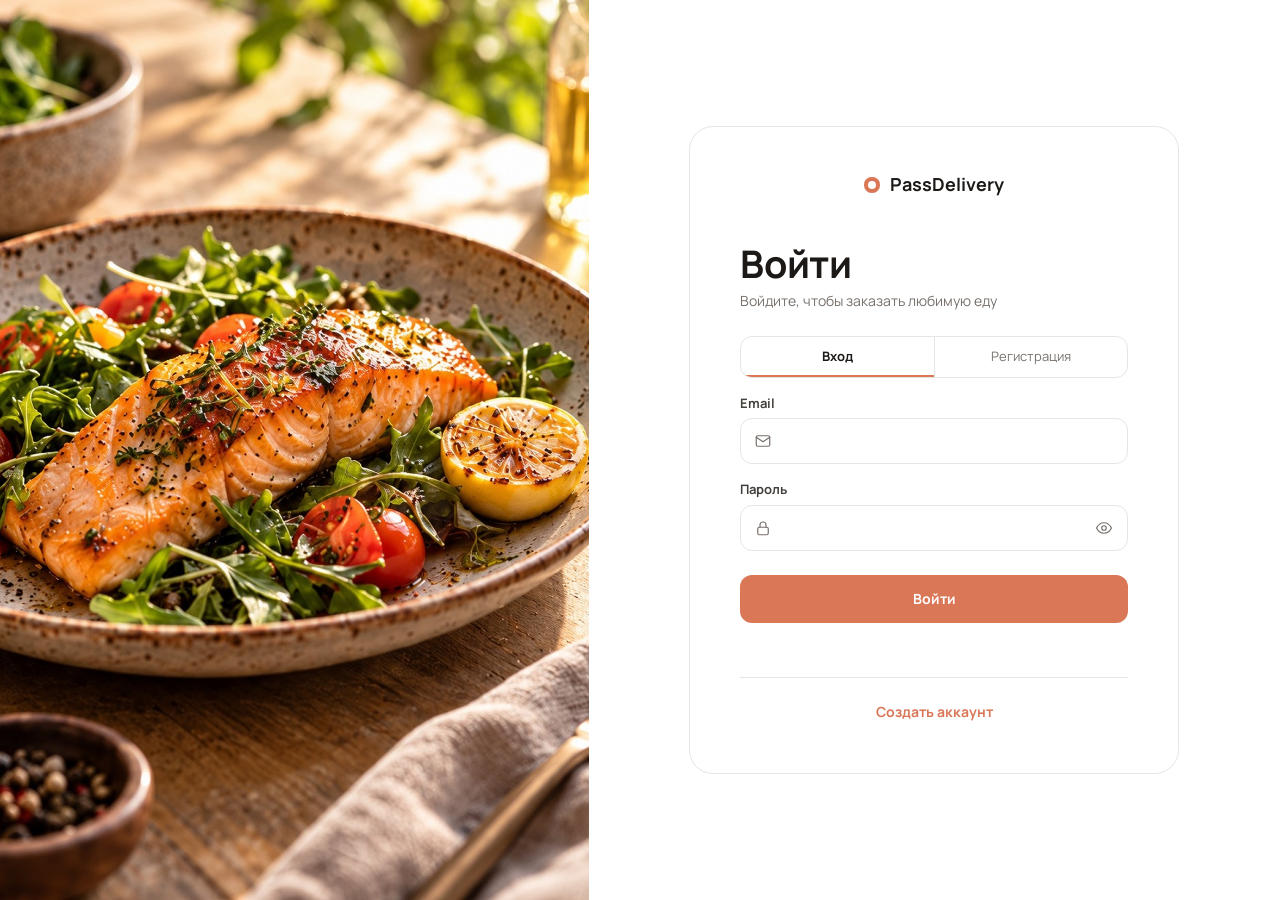
<file: index.html>
<!DOCTYPE html>
<html lang="ru">
<head>
<meta charset="utf-8">
<meta name="viewport" content="width=device-width, initial-scale=1">
<title>PassDelivery</title>
<link rel="icon" href="img/favicon.svg" type="image/svg+xml">
<link rel="icon" href="img/favicon-32.png" sizes="32x32" type="image/png">
<link rel="apple-touch-icon" href="img/apple-touch-icon.png">
<meta name="theme-color" content="#d97757">
<link rel="preconnect" href="https://fonts.googleapis.com">
<link rel="preconnect" href="https://fonts.gstatic.com" crossorigin>
<link href="https://fonts.googleapis.com/css2?family=Manrope:wght@400;700&display=swap" rel="stylesheet">
<link rel="stylesheet" href="css/styles.css">
</head>
<body>

<!-- ============ ЭКРАН ВХОДА (макет Login screen, node 36:550) ============ -->
<div id="auth" class="login">
  <div class="login__hero" aria-hidden="true"></div>
  <div class="login__side">
    <div class="card">
      <div class="logo"><span class="logo__mark"></span>PassDelivery</div>
      <h1 id="auth-title">Войти</h1>
      <p class="sub" id="auth-sub">Войдите, чтобы заказать любимую еду</p>

      <div class="tabs" role="tablist">
        <button type="button" role="tab" id="tab-login" aria-selected="true">Вход</button>
        <button type="button" role="tab" id="tab-reg" aria-selected="false">Регистрация</button>
      </div>

      <div id="reg-only" hidden>
        <label for="f-name">Имя</label><input id="f-name" autocomplete="name">
        <label for="f-phone">Телефон</label><input id="f-phone" type="tel" autocomplete="tel">
        <label for="f-role">Роль</label>
        <select id="f-role">
          <option value="customer">Клиент</option>
          <option value="restaurant_owner">Владелец ресторана</option>
          <option value="courier">Курьер</option>
        </select>
      </div>

      <label for="f-email">Email</label>
      <div class="field">
        <svg class="field__icon" width="18" height="18" viewBox="0 0 24 24" fill="none" stroke="currentColor" stroke-width="1.6" stroke-linecap="round" stroke-linejoin="round" aria-hidden="true"><rect x="3" y="5" width="18" height="14" rx="2"/><path d="m3 7 9 6 9-6"/></svg>
        <input id="f-email" type="email" autocomplete="email">
      </div>

      <label for="f-pass">Пароль</label>
      <div class="field">
        <svg class="field__icon" width="18" height="18" viewBox="0 0 24 24" fill="none" stroke="currentColor" stroke-width="1.6" stroke-linecap="round" stroke-linejoin="round" aria-hidden="true"><rect x="5" y="11" width="14" height="10" rx="2"/><path d="M8 11V8a4 4 0 0 1 8 0v3"/></svg>
        <input id="f-pass" type="password" minlength="8" autocomplete="current-password">
        <button type="button" class="eye" id="toggle-pass" aria-label="Показать пароль">
          <svg width="18" height="18" viewBox="0 0 24 24" fill="none" stroke="currentColor" stroke-width="1.6" stroke-linecap="round" stroke-linejoin="round" aria-hidden="true"><path d="M2 12s3.6-7 10-7 10 7 10 7-3.6 7-10 7S2 12 2 12Z"/><circle cx="12" cy="12" r="3"/></svg>
        </button>
      </div>

      <button type="button" class="primary block" id="auth-submit">Войти</button>
      <div class="msg" id="auth-msg" role="status"></div>

      <hr class="divider">
      <button type="button" class="link" id="switch-mode">Создать аккаунт</button>

    </div>
  </div>
</div>

<!-- ============ ПРИЛОЖЕНИЕ: профиль (макет 07-profile, node 37:1716) ============ -->
<main id="shell" hidden>
  <header class="topbar">
    <div class="topbar__in">
      <a class="logo logo--left" href="#/restaurants"><span class="logo__mark"></span><span class="logo__text">PassDelivery</span></a>
      <button type="button" class="addr-chip" id="addr-chip" title="Мои адреса">
        <svg width="18" height="18" viewBox="0 0 24 24" fill="none" stroke="currentColor" stroke-width="1.8" stroke-linecap="round" stroke-linejoin="round" aria-hidden="true"><path d="M12 21s-7-6.2-7-12a7 7 0 0 1 14 0c0 5.8-7 12-7 12Z"/><circle cx="12" cy="9" r="2.5"/></svg>
        <span id="addr-chip-text">Добавьте адрес</span>
        <svg class="addr-chip__chev" width="12" height="12" viewBox="0 0 24 24" fill="none" stroke="currentColor" stroke-width="2.4" stroke-linecap="round" stroke-linejoin="round" aria-hidden="true"><path d="m6 9 6 6 6-6"/></svg>
      </button>
      <label class="search" for="search">
        <svg width="16" height="16" viewBox="0 0 24 24" fill="none" stroke="currentColor" stroke-width="2" stroke-linecap="round" aria-hidden="true"><circle cx="11" cy="11" r="7"/><path d="m20 20-3.5-3.5"/></svg>
        <input id="search" type="search" placeholder="Найти рестораны" autocomplete="off">
      </label>
      <div class="topbar__right">
        <a class="topbar__link" href="#/profile/orders">
          <svg width="18" height="20" viewBox="0 0 24 24" fill="none" stroke="currentColor" stroke-width="1.8" stroke-linecap="round" stroke-linejoin="round" aria-hidden="true"><path d="M6 7h12l-1 13H7L6 7Z"/><path d="M9 7a3 3 0 0 1 6 0"/></svg>
          <span>Заказы</span>
        </a>
<button type="button" class="bell" id="nb-shell" aria-label="Уведомления" aria-haspopup="dialog">
          <svg width="22" height="22" viewBox="0 0 24 24" fill="none" stroke="currentColor" stroke-width="1.8" stroke-linecap="round" stroke-linejoin="round" aria-hidden="true"><path d="M6 8a6 6 0 0 1 12 0c0 7 3 9 3 9H3s3-2 3-9"/><path d="M10.3 21a1.94 1.94 0 0 0 3.4 0"/></svg>
          <span class="bell__count" hidden></span>
        </button>
        <a class="avatar avatar--sm" id="top-avatar" href="#/profile/personal" title="Профиль"></a>
        <a class="cart-btn" id="cart-btn" href="#/cart" title="Корзина" hidden>
          <svg width="26" height="26" viewBox="0 0 24 24" fill="none" stroke="currentColor" stroke-width="1.7" stroke-linecap="round" stroke-linejoin="round" aria-hidden="true"><path d="M3 4h2l2.2 10.5a1.5 1.5 0 0 0 1.5 1.2h8.6a1.5 1.5 0 0 0 1.5-1.1L21 8H6"/><circle cx="9.5" cy="19.5" r="1.3"/><circle cx="17" cy="19.5" r="1.3"/></svg>
          <span class="cart-btn__count" id="cart-count" hidden>0</span>
          <span class="visually-hidden">Корзина</span>
        </a>
      </div>
    </div>
  </header>

  <!-- каталог (макет 02-restaurants, node 37:1258) -->
  <div class="page" data-page="catalog" hidden>
    <h1 class="page__title">Рестораны рядом</h1>
    <div class="msg" id="catalog-msg" role="status"></div>
    <div class="rest-grid" id="rest-grid"></div>
    <p class="empty-state" id="catalog-empty" hidden></p>
  </div>

  <!-- меню ресторана (макет 03-restaurant-menu, node 37:1340) -->
  <div class="page page--wide" data-page="restaurant" hidden>
    <a class="back" href="#/restaurants">← Все рестораны</a>
    <section class="hero" id="r-hero">
      <span class="hero__closed" id="r-closed" hidden>Сейчас закрыт</span>
      <h1 id="r-name"></h1>
      <p class="hero__meta" id="r-meta"></p>
      <p class="hero__desc" id="r-desc"></p>
    </section>
    <p class="r-note" id="r-note" hidden>Вы вошли как <span id="r-note-role"></span> — заказывать могут только покупатели. Чтобы оформить заказ, войдите под аккаунтом покупателя.</p>
    <div class="msg" id="r-msg" role="status"></div>
    <div class="menu-bar">
      <nav class="chips" id="r-cats" aria-label="Категории меню"></nav>
      <a class="cart-pill" id="r-cartpill" href="#/cart" hidden></a>
    </div>
    <div id="r-menu"></div>
    <p class="empty-state" id="r-empty" hidden></p>
    <section class="rv-sec" id="r-reviews" hidden aria-labelledby="r-rv-title">
      <h2 id="r-rv-title">Отзывы <span class="rv-sum" id="r-rv-sum"></span></h2>
      <div class="rv-list" id="r-rv-list"></div>
    </section>
  </div>

  <!-- корзина (макет 04-cart, node 37:1449) -->
  <div class="page" data-page="cart" hidden>
    <h1 class="page__title">Корзина</h1>
    <a class="cart-rest" id="cart-rest" hidden></a>
    <div class="msg" id="cart-msg" role="status"></div>
    <div class="cart-layout" id="cart-layout" hidden>
      <section class="panel cart-list" id="cart-list" aria-label="Состав корзины"></section>
      <aside class="panel cart-sum">
        <h2>Ваш заказ</h2>
        <div class="cart-sum__row"><span>Товары</span><span id="cart-goods"></span></div>
        <div class="cart-sum__row"><span>Доставка</span><span>0 ₽</span></div>
        <div class="cart-sum__total"><span>Итого</span><span id="cart-total"></span></div>
        <p class="cart-sum__warn" id="cart-warn" hidden></p>
        <a class="primary block btn-link" id="cart-checkout" href="#/checkout">Перейти к оформлению</a>
        <button type="button" class="link cart-clear" id="cart-clear">Очистить корзину</button>
      </aside>
    </div>
    <div class="panel cart-empty" id="cart-empty" hidden>
      <p>В корзине пока пусто</p>
      <a class="btn-outline btn-outline--sm" href="#/restaurants">Выбрать ресторан</a>
    </div>
  </div>

  <!-- оформление заказа (макет 05-checkout, node 37:1534) -->
  <div class="page" data-page="checkout" hidden>
    <a class="back" href="#/cart">← Корзина</a>
    <h1 class="page__title">Оформление заказа</h1>
    <div class="msg" id="co-msg" role="status"></div>
    <form class="cart-layout" id="co-form" novalidate hidden>
      <section class="panel co-main">
        <h2>Адрес доставки</h2>
        <div class="co-addrs" id="co-addrs" role="radiogroup" aria-label="Адрес доставки"></div>
        <a class="co-add" href="#/profile/addresses">+ Добавить адрес</a>
        <h2>Комментарий курьеру</h2>
        <textarea id="co-comment" rows="3" maxlength="200" placeholder="Например, позвонить за 5 минут"></textarea>
        <div class="co-when"><strong>Как можно скорее</strong><span>Время доставки подскажет ресторан</span></div>
      </section>
      <aside class="panel cart-sum">
        <h2 id="co-rest"></h2>
        <div class="co-items" id="co-items"></div>
        <div class="cart-sum__row"><span>Товары</span><span id="co-goods"></span></div>
        <div class="cart-sum__row"><span>Доставка</span><span>0 ₽</span></div>
        <div class="cart-sum__total"><span>Итого</span><span id="co-total"></span></div>
        <button type="submit" class="primary block" id="co-submit">Оформить заказ</button>
      </aside>
    </form>
  </div>

  <!-- заказ и его статус (макет 06-tracking, node 37:1615) -->
  <div class="page" data-page="order" hidden>
    <a class="back" href="#/profile/orders">← История заказов</a>
    <h1 class="page__title" id="ord-title">Заказ</h1>
    <div class="msg" id="ord-msg" role="status"></div>
    <div id="ord-body" hidden>
      <section class="panel ord-status">
        <div class="ord-status__head">
          <span class="ord-status__icon" id="ord-icon" aria-hidden="true"></span>
          <div>
            <div class="ord-status__title" id="ord-state"></div>
            <div class="ord-status__sub" id="ord-sub"></div>
          </div>
        </div>
        <ol class="steps" id="ord-steps"></ol>
      </section>
      <section class="panel rv-box" id="ord-review" hidden aria-label="Отзыв о заказе">
        <form id="rv-form" novalidate>
          <h2>Оцените заказ</h2>
          <p class="ohead__sub">Отзыв увидят другие покупатели на странице ресторана</p>
          <p class="rv-label">Еда и ресторан</p>
          <div class="rv-stars-input" id="rv-stars" role="radiogroup" aria-label="Оценка ресторана"></div>
          <p class="rv-label">Курьер <span>— по желанию</span></p>
          <div class="rv-stars-input" id="rv-cstars" role="radiogroup" aria-label="Оценка курьера"></div>
          <textarea id="rv-body" rows="3" maxlength="1000" placeholder="Что понравилось, а что можно улучшить?"></textarea>
          <div class="msg" id="rv-msg" role="status"></div>
          <button type="submit" class="primary" id="rv-submit">Отправить отзыв</button>
        </form>
        <div id="rv-done" hidden></div>
      </section>
      <div class="cart-layout">
        <section class="panel ord-items">
          <h2>Состав заказа</h2>
          <div id="ord-items"></div>
          <h2>История статусов</h2>
          <ol class="ord-history" id="ord-history"></ol>
        </section>
        <aside class="panel cart-sum">
          <h2>Детали заказа</h2>
          <dl class="ord-facts" id="ord-facts"></dl>
          <button type="button" class="link cart-clear danger-link" id="ord-cancel" hidden>Отменить заказ</button>
        </aside>
      </div>
    </div>
  </div>

  <div class="page" data-page="profile">
    <h1 class="page__title">Профиль</h1>
    <div class="profile">
      <aside class="panel side">
        <div class="side__user">
          <span class="avatar" id="side-avatar" aria-hidden="true"></span>
          <div class="side__who">
            <div class="side__name" id="side-name"></div>
            <div class="side__role" id="side-role"></div>
          </div>
        </div>
        <nav class="side__nav" id="p-nav" aria-label="Разделы профиля">
          <a href="#/profile/personal" data-tab="personal">Личные данные</a>
          <a href="#/profile/addresses" data-tab="addresses">Адреса</a>
          <a href="#/profile/orders" data-tab="orders">История заказов</a>
          <a href="#/owner/overview" id="nav-owner" hidden>Кабинет ресторана</a>
          <button type="button" id="logout">Выйти</button>
        </nav>
      </aside>

      <section class="panel main">
        <div data-view="personal" hidden>
          <h2>Личные данные</h2>
          <div class="avatar-edit">
            <span class="avatar avatar--xl" id="p-avatar" aria-hidden="true"></span>
            <div class="photo-field__side">
              <label class="btn-outline btn-outline--sm photo-field__btn" for="p-avatar-file">Изменить фото</label>
              <input type="file" id="p-avatar-file" accept="image/*" hidden>
              <small class="photo-field__hint" id="p-avatar-hint">Фото профиля видно в шапке и в кабинете</small>
            </div>
          </div>
          <form id="personal-form" class="form-narrow" novalidate>
            <label for="p-name">Имя</label><input id="p-name" autocomplete="name">
            <label for="p-email">Email</label><input id="p-email" type="email" autocomplete="email">
            <label for="p-phone">Телефон</label><input id="p-phone" type="tel" autocomplete="tel" placeholder="+79991234567">
            <div class="actions"><button type="submit" class="primary" id="profile-save">Сохранить</button></div>
            <div class="msg" id="profile-msg" role="status"></div>
          </form>
        </div>

        <div data-view="addresses">
          <h2>Мои адреса</h2>
          <div class="addr-list" id="addr-list"><p class="empty">Загрузка…</p></div>
          <div class="msg" id="addr-msg" role="status"></div>
          <button type="button" class="btn-outline" id="addr-new">+ Добавить адрес</button>
        </div>

        <div data-view="orders" hidden>
          <h2>История заказов</h2>
          <div class="msg" id="hist-msg" role="status"></div>
          <div class="hist-list" id="hist-list"></div>
          <p class="empty-state" id="hist-empty" hidden>Заказов пока нет. <a href="#/restaurants">Выбрать ресторан</a></p>
        </div>
      </section>
    </div>
  </div>
</main>

<!-- ============ КАБИНЕТ ВЛАДЕЛЬЦА (макет 09-restaurant-owner, node 37:1859) ============ -->
<main id="owner" class="owner" hidden>
  <aside class="oside">
    <a class="logo logo--left" href="#/owner/overview"><span class="logo__mark"></span><span class="logo__text">PassDelivery</span></a>
    <div class="oside__panel">
    <div class="side__user oside__rest">
      <span class="avatar avatar--rest" id="o-avatar" aria-hidden="true"></span>
      <div class="side__who">
        <div class="side__name" id="o-name"></div>
        <div class="side__role"><span class="dot" id="o-dot"></span><span id="o-status"></span></div>
      </div>
      <button type="button" class="bell" id="nb-owner" aria-label="Уведомления" aria-haspopup="dialog">
          <svg width="22" height="22" viewBox="0 0 24 24" fill="none" stroke="currentColor" stroke-width="1.8" stroke-linecap="round" stroke-linejoin="round" aria-hidden="true"><path d="M6 8a6 6 0 0 1 12 0c0 7 3 9 3 9H3s3-2 3-9"/><path d="M10.3 21a1.94 1.94 0 0 0 3.4 0"/></svg>
          <span class="bell__count" hidden></span>
        </button>
    </div>
    <select id="o-switch" class="oside__switch" aria-label="Выбрать ресторан" hidden></select>

    <nav class="side__nav" id="o-nav" aria-label="Разделы кабинета">
      <a href="#/owner/overview" data-tab="overview">Обзор</a>
      <a href="#/owner/menu" data-tab="menu">Меню</a>
      <a href="#/owner/orders" data-tab="orders">Заказы <span class="nav-count" id="oo-count" hidden></span></a>
      <a href="#/owner/reviews" data-tab="reviews">Отзывы</a>
      <a href="#/owner/settings" data-tab="settings">Настройки</a>
    </nav>

    <div class="side__nav oside__foot">
      <button type="button" id="o-new">+ Новый ресторан</button>
      <a href="#/profile/personal">Мой профиль</a>
      <button type="button" id="o-logout">Выйти</button>
    </div>
    </div>
  </aside>

  <div class="omain">
    <div class="msg" id="owner-msg" role="status"></div>

    <section data-oview="overview" hidden>
      <div class="ohead">
        <div><h1 id="ov-title"></h1><p class="ohead__sub">Обзор ресторана</p></div>
        <a class="btn-outline btn-outline--sm" href="#/owner/settings">Редактировать</a>
      </div>
      <div class="panel ocard ostatus">
        <div>
          <div class="ostatus__title" id="ov-open-text"></div>
          <div class="ostatus__sub">Когда ресторан закрыт, покупатели не видят его в каталоге</div>
        </div>
        <button type="button" class="switch" id="ov-open" role="switch" aria-checked="false" aria-label="Ресторан открыт"><span></span></button>
      </div>
      <div class="msg" id="ov-msg" role="status"></div>
      <div class="panel ocard">
        <dl class="ofacts">
          <div><dt>Описание</dt><dd id="ov-desc"></dd></div>
          <div><dt>Адрес</dt><dd id="ov-address"></dd></div>
          <div><dt>Телефон</dt><dd id="ov-phone"></dd></div>
          <div><dt>Создан</dt><dd id="ov-created"></dd></div>
        </dl>
      </div>
    </section>

    <section data-oview="menu" hidden>
      <div class="ohead">
        <div><h1>Меню</h1><p class="ohead__sub">Управление блюдами ресторана</p></div>
        <div class="ohead__actions">
          <button type="button" class="btn-outline btn-outline--sm" id="cat-new">+ Категория</button>
          <button type="button" class="primary" id="dish-new">+ Добавить блюдо</button>
        </div>
      </div>
      <div class="chips" id="cat-chips" role="tablist" aria-label="Категории"></div>
      <div class="msg" id="cat-msg" role="status"></div>
      <div class="panel dishes">
        <div class="dishes__head" aria-hidden="true">
          <span>Блюдо</span><span>Категория</span><span>Цена</span><span>Статус</span><span>Действия</span>
        </div>
        <div id="dish-list"></div>
        <p class="empty-state" id="dish-empty"></p>
      </div>
    </section>

    <section data-oview="orders" hidden>
      <div class="ohead">
        <div><h1>Заказы</h1><p class="ohead__sub">Список обновляется сам каждые 20 секунд</p></div>
        <button type="button" class="btn-outline btn-outline--sm" id="oo-refresh">Обновить</button>
      </div>
      <div class="chips" id="oo-tabs" role="tablist" aria-label="Фильтр заказов"></div>
      <div class="msg" id="oo-msg" role="status"></div>
      <div class="oo-list" id="oo-list"></div>
      <div class="panel ocard" id="oo-empty" hidden><p class="empty-state" id="oo-empty-text"></p></div>
    </section>

    <section data-oview="reviews" hidden>
      <div class="ohead"><div><h1>Отзывы</h1><p class="ohead__sub" id="orv-sum">Что говорят покупатели</p></div></div>
      <div class="msg" id="orv-msg" role="status"></div>
      <div class="rv-list" id="orv-list"></div>
      <div class="panel ocard" id="orv-empty" hidden><p class="empty-state">Отзывов пока нет — они появятся после первых доставленных заказов.</p></div>
    </section>

    <section data-oview="settings" hidden>
      <div class="ohead"><div><h1 id="rs-title">Настройки</h1><p class="ohead__sub" id="rs-sub"></p></div></div>
      <div class="panel ocard">
        <form id="rs-form" class="form-narrow" novalidate>
          <label for="rs-name">Название *</label><input id="rs-name" placeholder="Casa Pasta">
          <label for="rs-desc">Описание</label><textarea id="rs-desc" rows="3" maxlength="100" placeholder="Итальянская кухня, свежая паста каждый день"></textarea>
          <label for="rs-address">Адрес *</label><input id="rs-address" placeholder="Москва, ул. Ленина, 12">
          <label for="rs-phone">Телефон</label><input id="rs-phone" type="tel" placeholder="+79991234567">
          <label for="rs-photo">Фото</label>
          <div class="photo-field">
            <span class="photo-field__preview" id="rs-photo-preview" aria-hidden="true"></span>
            <div class="photo-field__side">
              <label class="btn-outline btn-outline--sm photo-field__btn" for="rs-photo">Выбрать фото</label>
              <input type="file" id="rs-photo" accept="image/*" hidden>
              <small class="photo-field__hint" id="rs-photo-hint">JPG, PNG или WebP. Большие фото уменьшим сами</small>
            </div>
          </div>
          <label class="check"><input type="checkbox" id="rs-open"> Ресторан открыт и принимает заказы</label>
          <div class="msg" id="rs-msg" role="status"></div>
          <div class="actions">
            <button type="submit" class="primary" id="rs-save">Сохранить</button>
            <button type="button" id="rs-cancel" hidden>Отмена</button>
          </div>
        </form>
      </div>
    </section>
  </div>
</main>

<!-- ============ КАБИНЕТ КУРЬЕРА (макет 10-courier, node 37:1941) ============ -->
<main id="courier" class="owner" hidden>
  <aside class="oside">
    <a class="logo logo--left" href="#/courier"><span class="logo__mark"></span><span class="logo__text">PassDelivery</span></a>
    <div class="oside__panel">
    <div class="side__user oside__rest">
      <span class="avatar" id="k-avatar" aria-hidden="true"></span>
      <div class="side__who">
        <div class="side__name" id="k-name"></div>
        <div class="side__role"><span class="dot" id="k-dot"></span><span id="k-status"></span></div>
      </div>
      <button type="button" class="bell" id="nb-courier" aria-label="Уведомления" aria-haspopup="dialog">
          <svg width="22" height="22" viewBox="0 0 24 24" fill="none" stroke="currentColor" stroke-width="1.8" stroke-linecap="round" stroke-linejoin="round" aria-hidden="true"><path d="M6 8a6 6 0 0 1 12 0c0 7 3 9 3 9H3s3-2 3-9"/><path d="M10.3 21a1.94 1.94 0 0 0 3.4 0"/></svg>
          <span class="bell__count" hidden></span>
        </button>
    </div>
    <div class="k-online">
      <span>На линии</span>
      <button type="button" class="switch" id="k-switch" role="switch" aria-checked="false" aria-label="Принимать заказы"><span></span></button>
    </div>
    <nav class="side__nav" id="k-nav" aria-label="Разделы курьера">
      <a href="#/courier" data-kview="work">Доставки</a>
      <a href="#/courier/history" data-kview="history">История</a>
      <a href="#/profile/personal">Профиль</a>
    </nav>
    <div class="side__nav oside__foot">
      <button type="button" id="k-logout">Выйти</button>
    </div>
    </div>
  </aside>

  <div class="omain">
    <div class="ohead">
      <div><h1 id="k-hello"></h1><p class="ohead__sub" id="k-sub"></p></div>
      <button type="button" class="btn-outline btn-outline--sm" id="k-refresh">Обновить</button>
    </div>
    <div class="msg" id="k-msg" role="status"></div>

    <div class="k-stats">
      <div class="panel k-stat"><span>Сегодня</span><strong id="k-today">—</strong></div>
      <div class="panel k-stat"><span>Заработано сегодня</span><strong id="k-earned">—</strong></div>
      <div class="panel k-stat"><span>Рейтинг</span><strong id="k-rating">—</strong><small id="k-rating-sub"></small></div>
    </div>

    <section id="k-work">
      <h2 class="k-h2" id="k-work-title">Доступные доставки</h2>
      <div class="chips k-tabs" role="tablist" aria-label="Доставки">
        <button type="button" class="chip" role="tab" data-ktab="offers">Доступные <span class="nav-count" id="k-offers-count" hidden></span></button>
        <button type="button" class="chip" role="tab" data-ktab="mine">Мои заказы <span class="nav-count" id="k-mine-count" hidden></span></button>
      </div>

      <div class="k-board" id="k-pane-offers">
        <div class="panel k-table" id="k-offers"></div>
        <aside class="panel k-detail" id="k-detail" aria-label="Выбранная доставка"></aside>
      </div>

      <div id="k-pane-mine" hidden>
        <section class="panel k-active" id="k-active" aria-label="Текущая доставка"></section>
      </div>

      <div class="panel ocard" id="k-empty" hidden><p class="empty-state" id="k-empty-text"></p></div>
    </section>

    <section id="k-history" hidden>
      <h2 class="k-h2">История доставок</h2>
      <div class="panel k-table" id="k-hist"></div>
      <div class="panel ocard" id="k-hist-empty" hidden><p class="empty-state">Здесь появятся заказы, которые вы доставили</p></div>
    </section>
  </div>
</main>

<!-- ============ Панель уведомлений (общая для всех ролей) ============ -->
<div class="notif-panel" id="notif-panel" role="dialog" aria-label="Уведомления" hidden>
  <div class="notif-panel__head">
    <strong>Уведомления</strong>
    <button type="button" class="link" id="notif-readall">Прочитать все</button>
  </div>
  <div class="notif-list" id="notif-list"></div>
  <p class="notif-empty" id="notif-empty" hidden>Уведомлений пока нет</p>
</div>

<!-- ============ Диалог категории ============ -->
<dialog class="modal modal--sm" id="cat-dialog" aria-labelledby="cat-form-title">
  <form id="cat-form" novalidate>
    <h2 id="cat-form-title">Новая категория</h2>
    <label for="c-name">Название *</label><input id="c-name" maxlength="35" placeholder="Например, Пицца">
    <label for="c-order">Порядок в меню *</label><input id="c-order" type="number" min="1" step="1" inputmode="numeric">
    <p class="hint">Категории в меню идут по возрастанию этого числа</p>
    <div class="msg" id="cat-form-msg" role="status"></div>
    <div class="actions">
      <button type="button" id="cat-cancel">Отмена</button>
      <button type="submit" class="primary" id="cat-save">Добавить</button>
    </div>
  </form>
</dialog>

<!-- ============ Диалог блюда ============ -->
<dialog class="modal" id="dish-dialog" aria-labelledby="dish-form-title">
  <form id="dish-form" novalidate>
    <h2 id="dish-form-title">Новое блюдо</h2>
    <label for="d-cat">Категория *</label><select id="d-cat"></select>
    <label for="d-name">Название *</label><input id="d-name" maxlength="50" placeholder="Карбонара">
    <label for="d-desc">Описание</label><textarea id="d-desc" rows="3" maxlength="200" placeholder="Спагетти, гуанчиале, желток, пекорино"></textarea>
    <div class="row">
      <div><label for="d-price">Цена, ₽ *</label><input id="d-price" inputmode="decimal" autocomplete="off" placeholder="540"></div>
      <div><label for="d-time">Время готовки, мин</label><input id="d-time" type="number" min="1" step="1" inputmode="numeric" placeholder="15"></div>
    </div>
    <label for="d-photo">Фото</label>
    <div class="photo-field">
      <span class="photo-field__preview" id="d-photo-preview" aria-hidden="true"></span>
      <div class="photo-field__side">
        <label class="btn-outline btn-outline--sm photo-field__btn" for="d-photo">Выбрать фото</label>
        <input type="file" id="d-photo" accept="image/*" hidden>
        <small class="photo-field__hint" id="d-photo-hint">JPG, PNG или WebP. Большие фото уменьшим сами</small>
      </div>
    </div>
    <label class="check"><input type="checkbox" id="d-available" checked> В продаже — блюдо видно покупателям</label>
    <div class="msg" id="dish-form-msg" role="status"></div>
    <div class="actions">
      <button type="button" id="dish-cancel">Отмена</button>
      <button type="submit" class="primary" id="dish-save">Добавить блюдо</button>
    </div>
  </form>
</dialog>

<!-- ============ Диалог адреса ============ -->
<dialog class="modal" id="addr-dialog" aria-labelledby="addr-form-title">
  <form id="addr-form" novalidate>
    <h2 id="addr-form-title">Новый адрес</h2>
    <div class="row">
      <div><label for="a-city">Город *</label><input id="a-city" placeholder="Москва"></div>
      <div><label for="a-street">Улица *</label><input id="a-street" placeholder="ул. Ленина"></div>
    </div>
    <div class="row">
      <div><label for="a-house">Дом *</label><input id="a-house" inputmode="numeric"></div>
      <div><label for="a-apt">Квартира</label><input id="a-apt" inputmode="numeric"></div>
    </div>
    <label for="a-comment">Комментарий курьеру</label><input id="a-comment" placeholder="Код домофона, подъезд, этаж">
    <label class="check"><input type="checkbox" id="a-default"> Адрес по умолчанию</label>
    <div class="msg" id="addr-form-msg" role="status"></div>
    <div class="actions">
      <button type="button" class="danger" id="addr-delete" hidden>Удалить адрес</button>
      <button type="button" id="addr-cancel">Отмена</button>
      <button type="submit" class="primary" id="addr-save">Сохранить</button>
    </div>
  </form>
</dialog>

<script type="module" src="js/app.js"></script>
</body>
</html>
</file>
<file: css/styles.css>
:root{
  --page:#fafaf9; --card:#fff; --ink:#1c1917; --label:#44403c; --mute:#78716c;
  --line:#e7e5e4; --acc:#d97757; --acc-hover:#c9653f; --acc-soft:#fbeee8; --err:#b3261e;
  --font:'Manrope',system-ui,-apple-system,'Segoe UI',Roboto,sans-serif;
}
*{box-sizing:border-box}
html,body{height:100%}
body{margin:0;background:#fff;color:var(--ink);font:400 16px/1.45 var(--font)}
[hidden]{display:none!important}
button{font:inherit;color:inherit;cursor:pointer}
button:disabled{opacity:.55;cursor:not-allowed}
:focus-visible{outline:2px solid var(--acc);outline-offset:2px}

/* ---------- общие элементы форм ---------- */
label{display:block;font-size:13px;font-weight:700;color:var(--label);margin:16px 0 6px}
input,select{width:100%;height:46px;padding:0 14px;font:inherit;font-size:15px;color:var(--ink);background:#fff;border:1px solid var(--line);border-radius:12px}
textarea{width:100%;padding:12px 14px;font:inherit;font-size:15px;color:var(--ink);background:#fff;border:1px solid var(--line);border-radius:12px;height:96px;resize:none;overflow-y:auto}
input:focus,select:focus,textarea:focus{border-color:var(--acc);outline:none;box-shadow:0 0 0 3px rgba(217,119,87,.18)}
.field{position:relative}
.field__icon{position:absolute;left:14px;top:50%;transform:translateY(-50%);color:var(--mute);pointer-events:none}
.field input{padding-left:42px}
.eye{position:absolute;right:6px;top:50%;transform:translateY(-50%);width:36px;height:36px;display:grid;place-items:center;border:0;background:transparent;color:var(--mute);border-radius:8px}
.eye:hover{color:var(--ink)}
button.primary{height:46px;padding:0 20px;border:0;border-radius:12px;background:var(--acc);color:#fff;font-weight:700;font-size:14px}
button.primary:hover:not(:disabled){background:var(--acc-hover)}
button.block{width:100%;height:48px;margin-top:24px}
.msg{min-height:20px;font-size:14px;margin-top:10px}
.msg.err{color:var(--err)}.msg.ok{color:#2e7d4f}

/* ---------- экран входа ---------- */
/* Масштаб страницы (Ctrl +/−) меняет размер CSS-пикселя. Чтобы фото масштабировалось вместе с формой:
   — фото не меньше макетного кадра 662×900 px: при увеличении растёт и обрезается по краям;
   — весь экран не больше 1920×1080 px: при уменьшении сжимается целиком, а не только форма */
.login{width:min(100%,1920px);min-height:min(100vh,1080px);margin:max(0px,calc((100vh - 1080px) / 2)) auto 0;display:grid;grid-template-columns:46fr 54fr}
.login__hero{position:relative;overflow:hidden;background:linear-gradient(135deg,#d9c7ad 0%,#b9a083 55%,#8f7a5e 100%)}
.login__hero::before{content:'';position:absolute;left:50%;top:50%;width:max(100%,662px);height:max(100%,900px);transform:translate(-50%,-50%);background:url('../img/login.jpg') center/cover no-repeat}
@media (min-width:1921px),(min-height:1081px){
  .login__hero{border-radius:24px}
}
.login__side{display:grid;place-items:center;padding:32px}
.card{width:100%;max-width:490px;border:1px solid var(--line);border-radius:24px;padding:44px 50px;background:#fff}
.logo{display:flex;align-items:center;justify-content:center;gap:10px;font-weight:700;font-size:18px;margin-bottom:44px}
.logo--left{justify-content:flex-start;margin:0}
.logo__mark{width:16px;height:16px;border-radius:50%;background:var(--acc);box-shadow:inset 0 0 0 4px var(--acc),inset 0 0 0 8px #fff}
.logo__mark{background:radial-gradient(circle,#fff 0 28%,var(--acc) 30%)}
h1{margin:0;font-size:38px;line-height:1.15;font-weight:700;letter-spacing:-.01em}
.sub{margin:6px 0 24px;font-size:14px;color:var(--mute)}
.tabs{display:flex;border:1px solid var(--line);border-radius:12px;overflow:hidden;margin-bottom:4px}
.tabs button{flex:1;height:40px;border:0;background:transparent;font-size:13px;color:var(--mute)}
.tabs button + button{border-left:1px solid var(--line)}
.tabs button[aria-selected=true]{color:var(--ink);font-weight:700;box-shadow:inset 0 -2px 0 var(--acc)}
.divider{border:0;border-top:1px solid var(--line);margin:24px 0 18px}
.link{display:block;margin:0 auto;border:0;background:none;color:var(--acc);font-weight:700;font-size:14px;padding:6px 10px}
.link:hover{text-decoration:underline}

@media (max-width:860px){
  .login{grid-template-columns:1fr}
  .login__hero{display:none}
  .card{border:0;padding:24px 8px}
  h1{font-size:32px}
}

/* ---------- приложение: шапка ---------- */
#shell{min-height:100vh;background:var(--page)}
.topbar{position:sticky;top:0;z-index:5;background:#fff;border-bottom:1px solid var(--line)}
.topbar__in{max-width:1440px;margin:0 auto;height:76px;padding:0 45px;display:flex;align-items:center;gap:22px}
.topbar .logo{margin-right:30px}
.topbar .logo{font-size:22px;color:var(--ink);text-decoration:none}
.addr-chip{display:flex;align-items:center;gap:10px;width:282px;min-width:0;height:48px;padding:0 16px;border:1px solid var(--line);border-radius:12px;background:#fff;font-size:14px;text-align:left}
.addr-chip:hover{border-color:var(--acc)}
.addr-chip svg{flex:none;color:var(--acc)}
.addr-chip .addr-chip__chev{color:var(--mute)}
.addr-chip span{flex:1;min-width:0;overflow:hidden;text-overflow:ellipsis;white-space:nowrap}
.topbar__right{margin-left:auto;display:flex;align-items:center;gap:28px}
.topbar__link{display:flex;align-items:center;gap:8px;color:var(--ink);text-decoration:none;font-size:15px}
.topbar__link:hover{color:var(--acc)}
a.avatar{text-decoration:none}
.search{display:flex;align-items:center;gap:10px;width:414px;min-width:0;height:48px;margin:0;padding:0 16px;border:1px solid var(--line);border-radius:12px;background:#fff;color:var(--mute);font-weight:400}
.search:focus-within{border-color:var(--acc)}
.search input{height:auto;padding:0;border:0;font-size:14px;background:none}
.search input:focus{box-shadow:none}
.avatar{display:grid;place-items:center;flex:none;width:56px;height:56px;border-radius:50%;background:var(--acc-soft);color:var(--acc);font-weight:700;font-size:18px}
.avatar--sm{width:44px;height:44px;font-size:15px}

/* ---------- профиль ---------- */
.page{max-width:1440px;margin:0 auto;padding:18px 48px 48px}
.page__title{font-size:32px;margin:0 0 20px}
.profile{display:grid;grid-template-columns:240px minmax(0,1fr);gap:32px;align-items:start}
.panel{background:var(--card);border:1px solid var(--line);border-radius:20px}
.side{position:sticky;top:96px;padding:30px 16px 20px}
.side__user{display:flex;align-items:center;gap:12px;padding:0 4px 18px}
.side__who{min-width:0}
.side__name{font-weight:700;font-size:15px;overflow:hidden;text-overflow:ellipsis;white-space:nowrap}
.side__role{font-size:12px;color:var(--mute)}
.side__nav{display:flex;flex-direction:column;gap:14px}
.side__nav a,.side__nav button{display:flex;align-items:center;width:100%;height:44px;padding:0 20px;border:0;border-radius:12px;background:none;color:var(--label);font-size:14px;text-align:left;text-decoration:none}
.side__nav a:hover,.side__nav button:hover{background:var(--page);color:var(--ink)}
.side__nav a[aria-current=page]{background:var(--acc-soft);color:var(--acc);font-weight:700}
.side__nav #logout{color:var(--mute)}

.main{padding:26px 40px 40px;min-height:560px}
.main h2{font-size:28px;line-height:1.3;margin:0 0 26px;letter-spacing:-.01em}
.addr-list{display:flex;flex-direction:column;gap:20px}
.addr-card{display:flex;align-items:center;gap:16px;min-height:84px;padding:20px 16px;border:1px solid var(--line);border-radius:16px;background:#fff}
.addr-card__icon{display:grid;place-items:center;flex:none;width:44px;height:44px;border-radius:12px;background:var(--page);color:var(--label)}
.addr-card--default .addr-card__icon{background:var(--acc-soft);color:var(--acc)}
.addr-card__body{flex:1;min-width:0}
.addr-card__title{font-weight:700;font-size:15px}
.addr-card__sub{font-size:13px;color:var(--mute);overflow:hidden;text-overflow:ellipsis;white-space:nowrap}
.badge{display:inline-flex;align-items:center;flex:none;height:30px;padding:0 16px;border-radius:99px;background:var(--acc-soft);color:var(--acc);font-size:12px;font-weight:700}
.icon-btn{display:grid;place-items:center;flex:none;width:40px;height:40px;margin-left:120px;border:0;border-radius:10px;background:none;color:var(--mute)}
.icon-btn:hover{background:var(--page);color:var(--ink)}
.btn-outline{width:240px;max-width:100%;height:48px;margin-top:48px;border:1px solid var(--line);border-radius:12px;background:#fff;font-weight:700;font-size:14px}
.btn-outline:hover{border-color:var(--acc);color:var(--acc)}
.empty{color:var(--mute);margin:0}
.empty-state{padding:56px 0;text-align:center;color:var(--mute);margin:0}
.form-narrow{max-width:480px}
.form-narrow label:first-child{margin-top:0}

.row{display:flex;gap:12px}.row>*{flex:1;min-width:0}
.actions{display:flex;gap:8px;margin-top:18px;flex-wrap:wrap}
.actions button:not(.primary){height:46px;padding:0 18px;border:1px solid var(--line);background:#fff;border-radius:12px;font-weight:700;font-size:14px}
.check{display:flex;gap:8px;align-items:center;font-weight:400;color:var(--ink);margin-top:18px}
.check input{width:18px;height:18px;accent-color:var(--acc)}

/* ---------- каталог ---------- */
.page > .msg:empty{display:none}
.rest-grid{display:grid;grid-template-columns:repeat(3,minmax(0,1fr));gap:36px 40px}
.rest-card{display:block;overflow:hidden;border:1px solid var(--line);border-radius:20px;background:#fff;color:inherit;text-decoration:none;transition:box-shadow .15s,transform .15s}
.rest-card:hover{box-shadow:0 10px 30px rgba(28,25,23,.08);transform:translateY(-2px)}
.rest-card__img{display:grid;place-items:center;height:142px}
.rest-card__img span,.dish-card__img span{font-weight:700;color:rgba(28,25,23,.45)}
.rest-card__img span{font-size:36px}
.rest-card__body{padding:16px 18px 20px}
.rest-card__name{font-weight:700;font-size:20px}
.rest-card__meta{margin-top:4px;font-size:13px;color:var(--mute);overflow:hidden;text-overflow:ellipsis;white-space:nowrap}

/* ---------- страница ресторана ---------- */
.page--wide{padding:16px 32px 64px}
.back{display:inline-block;margin:0 0 12px 16px;color:var(--mute);font-size:14px;text-decoration:none}
.back:hover{color:var(--acc)}
.hero{position:relative;min-height:195px;padding:46px 38px 30px;border-radius:24px}
.hero h1{font-size:40px;line-height:1.15;margin:0}
.hero__meta{margin:8px 0 0;font-size:14px;color:var(--label)}
.hero__desc{margin:6px 0 0;font-size:14px;color:var(--label);max-width:640px}
.hero.has-photo{isolation:isolate;display:flex;flex-direction:column;justify-content:flex-end;min-height:260px;color:#fff}
.hero.has-photo::before{content:'';position:absolute;inset:0;z-index:-1;border-radius:inherit;background:linear-gradient(180deg,rgba(28,25,23,.1) 0%,rgba(28,25,23,.7) 100%)}
.hero.has-photo .hero__meta,.hero.has-photo .hero__desc{color:rgba(255,255,255,.85)}
.hero__closed{position:absolute;top:20px;right:24px;padding:6px 14px;border-radius:99px;background:var(--ink);color:#fff;font-size:12px;font-weight:700}
.menu-bar{position:sticky;top:76px;z-index:4;display:flex;align-items:center;justify-content:space-between;gap:16px;padding:24px 16px 16px;background:var(--page)}
.menu-bar .chips{margin:0;flex:1;min-width:0}
.cart-pill{flex:none;display:inline-flex;align-items:center;height:44px;padding:0 20px;border-radius:12px;background:var(--acc);color:#fff;font-size:14px;font-weight:700;text-decoration:none}
.cart-pill:hover{background:var(--acc-hover)}
.menu-sec{padding:8px 16px 24px;scroll-margin-top:150px}
.menu-sec h2{font-size:24px;margin:8px 0 18px}
.dish-grid{display:grid;grid-template-columns:repeat(3,minmax(0,1fr));gap:28px 40px}
.dish-card{overflow:hidden;border:1px solid var(--line);border-radius:20px;background:#fff}
.dish-card__img{display:grid;place-items:center;height:122px}
.dish-card__img span{font-size:30px}
.dish-card__body{padding:14px 16px 18px}
.dish-card__name{margin:0;font-size:17px}
.dish-card__meta{margin:6px 0 0;font-size:13px;color:var(--mute);display:-webkit-box;-webkit-line-clamp:2;-webkit-box-orient:vertical;overflow:hidden}
.dish-card__foot{display:flex;align-items:center;justify-content:space-between;gap:12px;margin-top:10px;min-height:40px}
.dish-card__price{font-weight:700;font-size:18px}
.btn-cart{height:40px;padding:0 18px;border:0;border-radius:12px;background:var(--acc-soft);color:var(--acc);font-weight:700;font-size:14px}
.btn-cart:hover:not(:disabled){background:var(--acc);color:#fff}

/* степпер «− n +» — в меню и в корзине */
.stepper{display:inline-flex;align-items:center;height:40px;border:1px solid var(--line);border-radius:12px;background:#fff}
.stepper button{width:40px;height:100%;border:0;background:none;font-size:18px;color:var(--ink)}
.stepper button:hover:not(:disabled){color:var(--acc)}
.stepper span{min-width:24px;text-align:center;font-weight:700;font-size:15px}

/* ---------- шапка: корзина ---------- */
.cart-btn{position:relative;display:grid;place-items:center;width:44px;height:44px;color:var(--ink);text-decoration:none}
.cart-btn:hover{color:var(--acc)}
.cart-btn__count{position:absolute;top:0;right:-2px;min-width:20px;height:20px;padding:0 5px;border-radius:99px;background:var(--acc);color:#fff;font-size:11px;font-weight:700;line-height:20px;text-align:center}
.visually-hidden{position:absolute;width:1px;height:1px;overflow:hidden;clip:rect(0 0 0 0);white-space:nowrap}

/* ---------- страница корзины ---------- */
.cart-rest{display:inline-block;margin:-12px 0 20px;color:var(--label);font-weight:700;text-decoration:none}
.cart-rest:hover{color:var(--acc)}
.cart-layout{display:grid;grid-template-columns:minmax(0,1fr) 392px;gap:32px;align-items:start}
.cart-list{padding:8px 20px}
.cart-row{display:grid;grid-template-columns:82px minmax(0,1fr) auto 110px 40px;gap:20px;align-items:center;padding:18px 0}
.cart-row + .cart-row{border-top:1px solid var(--line)}
.cart-row__thumb{display:grid;place-items:center;width:82px;height:82px;border-radius:16px;font-weight:700;font-size:24px;color:rgba(28,25,23,.45)}
.cart-row__name{font-weight:700;font-size:16px}
.cart-row__sub{margin-top:4px;font-size:13px;color:var(--mute)}
.cart-row--off .cart-row__sub{color:var(--err);font-weight:700}
.cart-row--off .cart-row__thumb{opacity:.45}
.cart-row__total{font-weight:700;font-size:16px;text-align:right}
.cart-row__del{margin-left:0;font-size:14px}
.cart-sum{position:sticky;top:96px;padding:28px}
.cart-sum h2{font-size:26px;margin:0 0 22px}
.cart-sum__row{display:flex;justify-content:space-between;margin-bottom:14px;font-size:15px;color:var(--label)}
.cart-sum__total{display:flex;justify-content:space-between;align-items:baseline;margin-top:22px;padding-top:20px;border-top:1px solid var(--line);font-weight:700;font-size:20px}
.cart-sum__total span:last-child{font-size:28px}
.cart-sum__warn{margin:16px 0 0;font-size:13px;color:var(--err)}
.cart-sum .hint{text-align:center}
.cart-clear{margin-top:12px}
.cart-empty{padding:56px 24px;text-align:center}
.btn-link{display:flex;align-items:center;justify-content:center;text-decoration:none;color:#fff;border-radius:12px;background:var(--acc);font-weight:700;font-size:14px}
.btn-link:hover{background:var(--acc-hover)}
.btn-link.is-disabled{opacity:.55;cursor:not-allowed}

/* ---------- оформление ---------- */
.co-main{padding:28px 32px}
.co-main h2,.ord-items h2{font-size:20px;margin:0 0 16px}
.co-main h2:not(:first-child),.ord-items h2:not(:first-child){margin-top:32px}
.co-addrs{display:flex;flex-direction:column;gap:12px}
.co-addr{display:flex;align-items:center;gap:14px;margin:0;padding:16px 18px;border:1px solid var(--line);border-radius:14px;cursor:pointer;font-weight:400}
.co-addr:has(input:checked){border-color:var(--acc);background:var(--acc-soft)}
.co-addr input{width:18px;height:18px;flex:none;accent-color:var(--acc)}
.co-addr strong{display:block;font-size:15px;color:var(--ink)}
.co-addr small{display:block;font-size:13px;color:var(--mute)}
.co-add{display:inline-block;margin-top:12px;color:var(--acc);font-weight:700;font-size:14px;text-decoration:none}
.co-when{display:flex;flex-direction:column;gap:2px;margin-top:28px;padding:16px 18px;border-radius:14px;background:var(--page);font-size:14px}
.co-when span{color:var(--mute);font-size:13px}
.co-items{margin-bottom:20px}
.co-item{display:flex;align-items:center;gap:14px;padding:12px 0;border-bottom:1px solid var(--line)}
.co-item > div{flex:1;min-width:0}
.co-item strong{display:block;font-size:15px}
.co-item small{display:block;font-size:13px;color:var(--mute)}
.co-item > span:last-child{font-weight:700;white-space:nowrap}
.co-item--off strong,.co-item--off small{color:var(--err)}

/* ---------- заказ ---------- */
.ord-status{padding:28px 32px;margin-bottom:24px}
.ord-status__head{display:flex;align-items:center;gap:18px}
.ord-status__icon{display:grid;place-items:center;flex:none;width:64px;height:64px;border-radius:50%;background:var(--acc-soft);color:var(--acc);font-size:26px;font-weight:700}
.ord-status__icon--bad{background:#fde8e6;color:var(--err)}
.ord-status__title{font-size:24px;font-weight:700}
.ord-status__sub{margin-top:4px;font-size:14px;color:var(--mute)}
.steps{display:grid;grid-template-columns:repeat(6,1fr);margin:32px 0 0;padding:0;list-style:none;counter-reset:none}
.step{position:relative;display:flex;flex-direction:column;align-items:center;gap:10px;font-size:13px;color:var(--mute)}
.step::before{content:'';position:absolute;top:15px;left:-50%;width:100%;height:2px;background:var(--line);z-index:0}
.step:first-child::before{display:none}
.step__dot{position:relative;z-index:1;display:grid;place-items:center;width:32px;height:32px;border-radius:50%;border:2px solid var(--line);background:#fff;color:#fff;font-size:14px;font-weight:700}
.step--done::before,.step--now::before{background:var(--acc)}
.step--done .step__dot,.step--now .step__dot{border-color:var(--acc);background:var(--acc)}
.step--now .step__dot{box-shadow:0 0 0 5px var(--acc-soft)}
.step--done,.step--now{color:var(--ink)}
.step--now .step__label{font-weight:700}
.ord-items{padding:28px 32px}
.ord-thumb{display:grid;place-items:center;flex:none;width:52px;height:52px;border-radius:12px;font-weight:700;font-size:18px;color:rgba(28,25,23,.45)}
.ord-thumb--lg{width:92px;height:90px;border-radius:16px;font-size:28px}
.ord-history{margin:0;padding:0 0 0 18px;font-size:14px}
.ord-history li{margin-bottom:8px}
.ord-history li span{margin-left:10px;color:var(--mute)}
.ord-facts{display:flex;flex-direction:column;gap:12px;margin:0}
.ord-facts div{display:flex;justify-content:space-between;gap:16px;font-size:14px}
.ord-facts dt{color:var(--mute)}
.ord-facts dd{margin:0;text-align:right;overflow-wrap:anywhere}
.danger-link{color:var(--err)}

/* ---------- история заказов ---------- */
.hist-list{display:flex;flex-direction:column;gap:20px}
.hist-card{display:flex;align-items:center;gap:20px;padding:16px;border:1px solid var(--line);border-radius:18px;background:#fff;color:inherit;text-decoration:none}
.hist-card:hover{border-color:var(--acc)}
.hist-card__info{flex:1;min-width:0}
.hist-card__info strong{display:block;font-size:17px}
.hist-card__info small{display:block;margin-top:4px;font-size:13px;color:var(--mute)}
.hist-card__side{display:flex;flex-direction:column;align-items:flex-end;gap:10px}
.hist-card__side strong{font-size:16px}
.status.status--live{background:var(--acc-soft);color:var(--acc)}
.cart-empty p{margin:0 0 20px;font-size:18px;color:var(--mute)}

@media (max-width:1100px){
  .rest-grid,.dish-grid{grid-template-columns:repeat(2,minmax(0,1fr));gap:24px}
  .search{width:auto;flex:1}
}

/* ---------- кабинет владельца ---------- */
.owner{min-height:100vh;background:var(--page);display:grid;grid-template-columns:240px minmax(0,1fr);gap:32px;padding:32px 48px 48px 32px;align-items:start;align-content:start}
.oside{position:sticky;top:32px;display:flex;flex-direction:column;min-height:calc(100vh - 64px);padding:24px 16px 20px}
.oside .logo{font-size:20px;color:var(--ink);text-decoration:none;padding:0 16px;margin-bottom:28px}
.oside__rest{padding:0 4px 18px}
.avatar--rest{border-radius:14px;background:var(--ink);color:#fff;font-size:17px}
.dot{display:inline-block;width:7px;height:7px;border-radius:50%;background:var(--mute);margin-right:6px;vertical-align:1px}
.dot--on{background:#2e9d5b}
.oside__switch{height:40px;margin:0 0 16px;font-size:13px}
.oside__foot{margin-top:auto;padding-top:24px;gap:4px}
.oside__foot #o-new{color:var(--acc);font-weight:700}
.oside__foot #o-logout{color:var(--mute)}
.omain{min-width:0;max-width:1088px}
.omain .msg:empty{display:none}
.ohead{display:flex;justify-content:space-between;align-items:flex-end;gap:16px;margin:8px 0 28px}
.ohead h1{font-size:40px;line-height:1.2;margin:0}
.ohead__sub{margin:4px 0 0;font-size:14px;color:var(--mute)}
.ocard{padding:28px 32px;margin-bottom:16px}
.ostatus{display:flex;align-items:center;justify-content:space-between;gap:20px}
.ostatus__title{font-weight:700;font-size:16px}
.ostatus__sub{font-size:13px;color:var(--mute);margin-top:2px}
.switch{position:relative;flex:none;width:52px;height:30px;border:0;border-radius:99px;background:var(--line);padding:0;transition:background .15s}
.switch span{position:absolute;top:3px;left:3px;width:24px;height:24px;border-radius:50%;background:#fff;box-shadow:0 1px 3px rgba(0,0,0,.2);transition:transform .15s}
.switch[aria-checked=true]{background:var(--acc)}
.switch[aria-checked=true] span{transform:translateX(22px)}
.ofacts{display:grid;grid-template-columns:repeat(2,minmax(0,1fr));gap:24px 40px;margin:0}
.ofacts dt{font-size:12px;font-weight:700;color:var(--mute);text-transform:uppercase;letter-spacing:.04em;margin-bottom:4px}
.ofacts dd{margin:0;font-size:15px;overflow-wrap:anywhere}
.btn-outline--sm{display:inline-flex;align-items:center;justify-content:center;width:auto;height:44px;margin:0;padding:0 20px;color:var(--ink);text-decoration:none}

/* меню: категории и блюда */
.chips{display:flex;gap:10px;flex-wrap:wrap;margin-bottom:20px}
.chip{height:40px;padding:0 22px;border:1px solid var(--line);border-radius:99px;background:#fff;font-size:13px;color:var(--label)}
.chip:hover{border-color:var(--acc)}
.chip[aria-selected=true]{background:var(--ink);border-color:var(--ink);color:#fff;font-weight:700}
.chips__empty{color:var(--mute);font-size:14px;margin:0;align-self:center}
.dishes{padding:8px 0;overflow:hidden}
.dishes__head,.dish{display:grid;grid-template-columns:minmax(0,2.6fr) minmax(0,1.4fr) 1fr 1.2fr 80px;gap:16px;align-items:center;padding:14px 26px}
.dishes__head{border-bottom:1px solid var(--line);font-size:12px;font-weight:700;color:var(--mute)}
.dish + .dish{border-top:1px solid var(--line)}
.dish__main{display:flex;align-items:center;gap:20px;min-width:0}
.dish__thumb{display:grid;place-items:center;flex:none;width:86px;height:86px;border-radius:16px;background:var(--acc-soft);color:var(--acc);font-weight:700;font-size:26px}
.dish__name{font-weight:700;font-size:15px}
.dish__desc{font-size:13px;color:var(--mute);overflow:hidden;text-overflow:ellipsis;white-space:nowrap}
.dish__cat{font-size:14px;color:var(--label)}
.dish__price{font-weight:700;font-size:15px}
.status{display:inline-flex;align-items:center;height:28px;padding:0 12px;border:0;border-radius:99px;font-size:12px;font-weight:700;background:#e8f5ed;color:#2e7d4f;justify-self:start}
button.status:hover{box-shadow:inset 0 0 0 1px currentColor}
.dishes__head span:last-child,.dish .icon-btn{justify-self:end;text-align:right}
.dish .icon-btn{margin-left:0}
.status--off{background:var(--page);color:var(--mute)}
.dishes .empty-state:empty{display:none}
.ohead__actions{display:flex;gap:10px;flex:none}
.hint{margin:6px 0 0;font-size:12px;color:var(--mute)}
.modal--sm{width:min(440px,calc(100vw - 32px))}
.ohead .primary{flex:none}

/* заказы ресторана */
.nav-count{display:inline-grid;place-items:center;min-width:20px;height:20px;margin-left:8px;padding:0 6px;border-radius:99px;background:var(--acc);color:#fff;font-size:11px;font-weight:700}
.oo-list{display:grid;grid-template-columns:repeat(auto-fill,minmax(330px,1fr));gap:20px}
.oo-card{display:flex;flex-direction:column;gap:14px;padding:22px 24px}
.oo-card--new{border-color:var(--acc);box-shadow:0 0 0 3px var(--acc-soft)}
.oo-card__head{display:flex;align-items:center;gap:10px}
.oo-card__head strong{font-size:17px}
.oo-card__time{color:var(--mute);font-size:13px}
.oo-badge{margin-left:auto;padding:4px 12px;border-radius:99px;background:var(--page);color:var(--label);font-size:12px;font-weight:700;white-space:nowrap}
.oo-badge--new{background:var(--acc);color:#fff}
.oo-badge--accepted,.oo-badge--cooking{background:var(--acc-soft);color:var(--acc)}
.oo-badge--ready,.oo-badge--delivered{background:#e8f5ed;color:#2e7d4f}
.oo-badge--cancelled,.oo-badge--rejected{background:#fde8e6;color:var(--err)}
.oo-card__items{margin:0;padding:0;list-style:none;font-size:15px}
.oo-card__items li{padding:4px 0}
.oo-card__items b{display:inline-block;min-width:34px;color:var(--acc)}
.oo-card__meta{display:flex;flex-direction:column;gap:4px;padding-top:12px;border-top:1px solid var(--line);font-size:13px}
.oo-card__meta span{color:var(--mute)}
.oo-card__foot{display:flex;align-items:center;justify-content:space-between;gap:12px;margin-top:auto;flex-wrap:wrap}
.oo-card__foot > strong{font-size:20px}
.oo-card__acts{display:flex;gap:8px;flex-wrap:wrap}
.oo-card__acts button{height:42px;padding:0 16px;border-radius:12px;font-weight:700;font-size:14px}
.oo-card__acts button.primary{height:42px}
.oo-reject{border:1px solid var(--line);background:#fff;color:var(--err)}
.oo-reject:hover{border-color:var(--err)}
#oo-tabs{margin-bottom:20px}

/* ---------- кабинет курьера ---------- */
.k-online{display:flex;align-items:center;justify-content:space-between;margin:0 4px 18px;padding:12px 14px;border-radius:14px;background:var(--page);font-size:14px;font-weight:700}
.k-h2{font-size:22px;margin:8px 0 16px}
.k-stats{display:grid;grid-template-columns:repeat(3,minmax(0,200px));gap:16px;margin-bottom:32px}
.k-stat{display:flex;flex-direction:column;gap:6px;padding:20px 22px}
.k-stat span{font-size:12px;font-weight:700;color:var(--mute)}
.k-stat strong{font-size:22px;line-height:1.2}
.k-stat small{font-size:12px;color:var(--mute)}
.k-stat small:empty{display:none}
.k-tabs .chip[aria-selected=true]{background:var(--acc);border-color:var(--acc)}
.k-tabs .chip .nav-count{background:var(--acc-soft);color:var(--acc)}
.k-tabs .chip[aria-selected=true] .nav-count{background:#fff}
.k-board{display:grid;grid-template-columns:minmax(0,1fr) 280px;gap:24px;align-items:start}
.k-table{padding:4px 24px}
.k-row{display:grid;grid-template-columns:96px minmax(0,1.1fr) minmax(0,1fr) 80px auto;gap:16px;align-items:center;min-height:96px;padding:16px 8px;margin:0 -8px;border-bottom:1px solid var(--line);border-radius:12px;font-size:14px;cursor:pointer}
.k-row:last-child{border-bottom:0}
.k-row:hover{background:var(--page)}
.k-row--on{background:var(--acc-soft)}
.k-row--on:hover{background:var(--acc-soft)}
.k-row__no{font-size:14px;white-space:nowrap}
.k-row__rest{display:flex;flex-direction:column;align-items:flex-start;gap:6px;min-width:0}
.k-row__rest strong{max-width:100%;overflow:hidden;text-overflow:ellipsis;white-space:nowrap}
.k-row__rest .oo-badge{margin-left:0;padding:2px 10px;font-size:11px}
.k-row__rest small{max-width:100%;color:var(--mute);font-size:12px;overflow:hidden;text-overflow:ellipsis;white-space:nowrap}
.k-row__addr{color:var(--mute);min-width:0;overflow-wrap:anywhere}
.k-row__pay{white-space:nowrap;text-align:right}
.k-row .primary{height:44px;padding:0 22px}
.k-row--hist{grid-template-columns:110px 96px minmax(0,1.1fr) minmax(0,1fr) 80px;cursor:default}
.k-row--hist:hover{background:none}
.k-row__when{color:var(--label);font-size:13px}
.k-detail{position:sticky;top:32px;display:flex;flex-direction:column;align-items:flex-start;padding:24px}
.k-detail .oo-badge{margin-left:0}
.k-detail__name{margin:14px 0 4px;font-size:20px}
.k-detail__addr{margin:0;font-size:13px;color:var(--mute)}
.k-detail__facts{display:grid;grid-template-columns:auto minmax(0,1fr);gap:8px 12px;width:100%;margin:20px 0 0;font-size:13px}
.k-detail__facts dt{color:var(--mute)}
.k-detail__facts dd{margin:0;overflow-wrap:anywhere}
.k-detail__pay{margin:20px 0 0;font-size:16px;font-weight:700}
.k-detail__acts{display:flex;flex-direction:column;gap:6px;width:100%;margin-top:24px}
.k-detail__acts .primary{width:100%}
.k-detail__acts .link{color:var(--mute);font-weight:400}
.k-active{display:flex;flex-direction:column;gap:20px;padding:26px 28px;margin-bottom:24px;border-color:var(--acc);box-shadow:0 0 0 3px var(--acc-soft)}
.k-active__head{display:flex;justify-content:space-between;align-items:flex-start;gap:16px}
.k-active__title{font-size:24px;font-weight:700}
.k-points{display:grid;grid-template-columns:1fr 1fr;gap:16px}
.k-point{display:flex;flex-direction:column;gap:4px;padding:16px 18px;border:1px solid var(--line);border-radius:14px}
.k-point span{color:var(--mute);font-size:12px;text-transform:uppercase;letter-spacing:.03em}
.k-point strong{font-size:16px}
.k-point small{color:var(--mute);font-size:13px}
.k-point--now{border-color:var(--acc);background:var(--acc-soft)}
.k-active__items{margin:0;font-size:14px;color:var(--label)}
.k-active__foot{display:flex;justify-content:flex-end;align-items:center;gap:12px;flex-wrap:wrap}
.k-active__foot .primary{min-width:200px}

/* ---------- отзывы ---------- */
.rv-sec{padding:16px 16px 40px}
.rv-sec h2{font-size:24px;margin:8px 0 18px}
.rv-sum{margin-left:10px;font-size:16px;font-weight:700;color:var(--acc)}
.rv-list{display:grid;grid-template-columns:repeat(auto-fill,minmax(320px,1fr));gap:16px}
.rv-card{padding:18px 20px;border:1px solid var(--line);border-radius:18px;background:#fff}
.rv-card__head{display:flex;align-items:center;gap:10px;flex-wrap:wrap}
.rv-card__head strong{font-size:15px}
.rv-card__date{margin-left:auto;color:var(--mute);font-size:12px}
.rv-card p{margin:10px 0 0;font-size:14px;line-height:1.5;color:var(--label);overflow-wrap:anywhere}
.rv-stars{color:#e8a33d;letter-spacing:1px;font-size:15px}
.rv-box{padding:26px 32px;margin-bottom:24px}
.rv-box h2{font-size:22px;margin:0 0 4px}
.rv-box textarea{margin-top:14px;height:120px}
.rv-box .primary{margin-top:14px}
.rv-box .rv-card{margin-top:14px}
.rv-stars-input{display:flex;gap:6px;margin-top:8px}
.rv-label{margin:16px 0 0;font-size:13px;font-weight:700;color:var(--label)}
.rv-label span{font-weight:400;color:var(--mute)}
.rv-star{width:46px;height:46px;border:1px solid var(--line);border-radius:12px;background:#fff;color:#d6d3d1;font-size:24px;line-height:1}
.rv-star--on{color:#e8a33d;border-color:#f3d9a6;background:#fff8ec}
.rv-star:hover{border-color:#e8a33d}
.hist-rate{font-size:12px;font-weight:700;color:var(--acc)}
#orv-list{margin-bottom:16px}

.r-note{margin:16px 16px 0;padding:12px 16px;border-radius:14px;background:var(--acc-soft);color:var(--label);font-size:14px}

/* ---------- уведомления ---------- */
.bell{position:relative;display:grid;place-items:center;flex:none;width:44px;height:44px;border:0;border-radius:12px;background:none;color:var(--ink)}
.bell:hover{background:var(--page);color:var(--acc)}
.bell__count{position:absolute;top:4px;right:2px;min-width:18px;height:18px;padding:0 5px;border-radius:99px;background:var(--acc);color:#fff;font-size:11px;font-weight:700;line-height:18px;text-align:center}
.oside__rest .bell{margin-left:auto}
.oside__rest .side__role{white-space:nowrap}
.notif-panel{position:fixed;z-index:20;max-height:min(480px,calc(100vh - 100px));display:flex;flex-direction:column;border:1px solid var(--line);border-radius:18px;background:#fff;box-shadow:0 18px 50px rgba(28,25,23,.16);overflow:hidden}
.notif-panel__head{display:flex;justify-content:space-between;align-items:center;padding:14px 16px;border-bottom:1px solid var(--line)}
.notif-panel__head strong{font-size:16px}
.notif-panel__head .link{margin:0;padding:4px 6px;font-size:13px}
.notif-list{overflow-y:auto}
.notif{display:flex;flex-direction:column;gap:4px;width:100%;padding:12px 16px 12px 30px;border:0;border-bottom:1px solid var(--line);background:#fff;text-align:left;position:relative}
.notif:hover{background:var(--page)}
.notif--new{background:#fffaf7}
.notif--new::before{content:'';position:absolute;left:13px;top:18px;width:8px;height:8px;border-radius:50%;background:var(--acc)}
.notif__body{font-size:14px;color:var(--ink)}
.notif--new .notif__body{font-weight:700}
.notif__time{font-size:12px;color:var(--mute)}
.notif-empty{margin:0;padding:28px 16px;text-align:center;color:var(--mute);font-size:14px}

/* ---------- диалог адреса ---------- */
.modal{width:min(560px,calc(100vw - 32px));padding:28px 32px;border:0;border-radius:20px;color:var(--ink);box-shadow:0 20px 60px rgba(28,25,23,.18)}
.modal::backdrop{background:rgba(28,25,23,.45)}
.modal h2{font-size:22px;margin:0 0 4px}
.modal .actions{justify-content:flex-end}
.modal .actions .danger{margin-right:auto;padding:0 4px;border:0;background:none;color:var(--err)}
.modal .actions .danger:hover{text-decoration:underline}

@media (max-width:860px){
  .topbar{position:static}
  .topbar__in{padding:10px 16px;gap:10px 12px;height:auto;flex-wrap:wrap}
  .topbar .logo{margin-right:0}
  .search{order:5;flex-basis:100%;height:44px}
  .topbar__right{gap:12px}
  .topbar__link span{display:none}
  .rest-grid,.dish-grid{grid-template-columns:minmax(0,1fr);gap:16px}
  .page--wide{padding:12px 16px 40px}
  .back{margin-left:0}
  .hero{min-height:0;padding:28px 20px 22px;border-radius:20px}
  .hero h1{font-size:28px}
  .menu-bar{top:0;flex-wrap:wrap;padding:16px 0 12px}
  .menu-bar .chips{flex-basis:100%;flex-wrap:nowrap;overflow-x:auto}
  .cart-pill{width:100%;justify-content:center}
  .cart-layout{grid-template-columns:minmax(0,1fr);gap:16px}
  .co-main,.ord-items,.ord-status{padding:20px 16px}
  .steps{grid-template-columns:repeat(3,1fr);row-gap:18px}
  .step::before{display:none}
  .ord-status__title{font-size:20px}
  .hist-card{gap:12px;padding:12px}
  .ord-thumb--lg{width:56px;height:56px;font-size:20px}
  .cart-sum{position:static;padding:20px}
  .cart-list{padding:4px 14px}
  .cart-row{grid-template-columns:56px minmax(0,1fr) 32px;gap:8px 12px}
  .cart-row__thumb{width:56px;height:56px;font-size:18px;border-radius:12px}
  .cart-row .stepper{grid-column:2;grid-row:2;justify-self:start}
  .cart-row__total{grid-column:2 / 4;grid-row:2;align-self:center}
  .cart-row__del{grid-column:3;grid-row:1}
  .menu-sec{padding:4px 0 16px;scroll-margin-top:70px}
  .topbar .logo__text{display:none}
  .addr-chip{flex:1;width:auto}
  .page{padding:16px 16px 40px}
  .page__title{font-size:26px;margin-bottom:14px}
  .profile{grid-template-columns:minmax(0,1fr);gap:16px}
  .side{position:static;padding:14px}
  .side__user{padding-bottom:12px}
  .side__nav{flex-direction:row;gap:4px;overflow-x:auto}
  .side__nav a,.side__nav button{flex:none;width:auto;padding:0 14px;white-space:nowrap}
  .main{padding:20px 16px;min-height:0}
  .main h2{font-size:22px;margin-bottom:18px}
  .addr-card{gap:12px;padding:14px 12px;flex-wrap:wrap}
  .addr-card__body{flex-basis:calc(100% - 112px)}
  .icon-btn{margin-left:0}
  .badge{order:5;margin-left:56px}
  .btn-outline{width:100%;margin-top:24px}
  .row{flex-direction:column;gap:0}
  .modal{padding:22px 18px}
  .owner{grid-template-columns:minmax(0,1fr);gap:16px;padding:16px 16px 40px}
  .oside{position:static;min-height:0;padding:16px 12px}
  .oside .logo{margin-bottom:16px}
  .oside__rest{padding-bottom:12px}
  .oside__foot{flex-direction:row;padding-top:12px;margin-top:8px;border-top:1px solid var(--line)}
  .ohead{flex-wrap:wrap;align-items:flex-start;margin-bottom:18px}
  .ohead h1{font-size:28px}
  .ocard{padding:20px 16px}
  .ofacts{grid-template-columns:minmax(0,1fr);gap:16px}
  .oo-list{grid-template-columns:minmax(0,1fr)}
  .rv-list{grid-template-columns:minmax(0,1fr)}
  .rv-sec{padding:8px 0 24px}
  .rv-box{padding:20px 16px}
  .k-stats{grid-template-columns:repeat(3,minmax(0,1fr));gap:8px;margin-bottom:24px}
  .k-stat{padding:14px 12px}
  .k-stat strong{font-size:17px}
  .k-board{grid-template-columns:minmax(0,1fr)}
  .k-detail{display:none}
  .k-table{padding:4px 16px}
  .k-row{grid-template-columns:minmax(0,1fr) auto;gap:8px 12px;min-height:0;padding:14px 8px}
  .k-row__rest,.k-row__addr{grid-column:1 / -1}
  .k-row .primary{grid-column:1 / -1;width:100%}
  .k-row__pay{grid-row:1;grid-column:2}
  .k-row--hist .k-row__when{grid-column:1 / -1}
  .k-row--hist .k-row__pay{grid-row:2;grid-column:2}
  .k-points{grid-template-columns:minmax(0,1fr)}
  .k-active{padding:20px 16px}
  .k-active__title{font-size:20px}
  .k-active__foot .primary{width:100%}
  .oo-card{padding:18px 16px}
  .ohead__actions{width:100%}
  .ohead__actions > *{flex:1;margin-top:0}
  .chips{flex-wrap:nowrap;overflow-x:auto;margin:0 -16px 16px;padding:0 16px}
  .chip{flex:none}
  .dishes__head{display:none}
  .dish{grid-template-columns:minmax(0,1fr) auto auto;gap:6px 8px;padding:14px 16px}
  .dish__main{grid-column:1 / -1;gap:14px}
  .dish__thumb{width:56px;height:56px;font-size:20px;border-radius:12px}
  .dish__cat{display:none}
  .dish__price{padding-left:70px}
  .modal .actions button:not(.danger){flex:1}
  .modal .actions .danger{order:3;width:100%;height:40px;margin:0}
}

/* ---------- тёмная боковая панель кабинетов (владелец, курьер; макеты 09, 10) ---------- */
.oside{padding:8px 0 0}
.oside .logo{padding:0 4px;margin:6px 0 34px}
.oside__panel{
  --side-bg:#1c1917; --side-ink:#fafaf9; --side-text:#d6d3d1; --side-mute:#a8a29e;
  --side-line:rgba(255,255,255,.1); --side-hover:rgba(255,255,255,.07); --side-soft:rgba(217,119,87,.18); --side-acc:#f0a585;
  flex:1;display:flex;flex-direction:column;padding:24px 14px 18px;border-radius:20px;background:var(--side-bg);color:var(--side-text);
}
.oside__panel .side__name{color:var(--side-ink)}
.oside__panel .side__role{color:var(--side-mute)}
.oside__panel .avatar{background:var(--side-soft);color:var(--side-acc)}
.oside__panel .avatar--rest{background:var(--acc);color:#fff}
.oside__panel .bell{color:var(--side-text)}
.oside__panel .bell:hover{background:var(--side-hover);color:var(--side-acc)}
.oside__panel .side__nav{gap:8px}
.oside__panel .side__nav a,.oside__panel .side__nav button{color:var(--side-text)}
.oside__panel .side__nav a:hover,.oside__panel .side__nav button:hover{background:var(--side-hover);color:var(--side-ink)}
.oside__panel .side__nav a[aria-current=page]{background:var(--acc);color:#fff}
.oside__panel .side__nav a[aria-current=page] .nav-count{background:#fff;color:var(--acc)}
.oside__panel .oside__foot{gap:4px}
.oside__foot #o-new{color:var(--side-acc)}
.oside__foot #o-logout,.oside__foot #k-logout{color:var(--side-mute)}
.oside__switch{background:rgba(255,255,255,.06);border-color:var(--side-line);color:var(--side-ink)}
.oside__switch option{background:var(--side-bg);color:var(--side-ink)}
.oside__panel .k-online{background:var(--side-hover);color:var(--side-ink)}
.oside__panel .switch{background:#57534e}
.oside__panel .switch[aria-checked=true]{background:var(--acc)}
@media (max-width:860px){
  .oside{padding:0}
  .oside .logo{margin:0 0 12px}
  .oside__panel{padding:16px 12px}
  .oside__foot{border-top-color:var(--side-line)}
}

/* ---------- фото ресторанов и блюд ---------- */
.rest-card__img.has-photo span,.dish-card__img.has-photo span{visibility:hidden}
.cart-row__thumb.has-photo,.dish__thumb.has-photo,.avatar.has-photo{color:transparent}
.photo-field{display:flex;align-items:center;gap:16px}
.photo-field__preview{flex:none;width:96px;height:96px;border:1px dashed var(--line);border-radius:16px;background:var(--page)}
.photo-field__preview.has-photo{border-style:solid}
.photo-field__side{display:flex;flex-direction:column;align-items:flex-start;gap:6px;min-width:0}
label.photo-field__btn{margin:0;font-size:14px;cursor:pointer}
.photo-field__hint{color:var(--mute);font-size:12px}
.photo-field__hint.err{color:var(--err)}

/* ---------- главная кнопка корзины и оформления ---------- */
.cart-sum .primary.block{display:flex;align-items:center;justify-content:center;width:100%;height:56px;margin-top:24px;border-radius:14px;font-size:16px;font-weight:700;letter-spacing:.01em;box-shadow:0 10px 24px -10px rgba(217,119,87,.75);transition:background .15s,box-shadow .15s,transform .15s}
.cart-sum .primary.block:hover:not(:disabled):not(.is-disabled){transform:translateY(-1px);box-shadow:0 14px 28px -12px rgba(217,119,87,.85)}
.cart-sum .primary.block:active:not(:disabled):not(.is-disabled){transform:none;box-shadow:0 6px 16px -10px rgba(217,119,87,.75)}
.cart-sum .primary.block:disabled,.cart-sum .primary.block.is-disabled{box-shadow:none}

/* ---------- аватарка пользователя ---------- */
.avatar--xl{width:88px;height:88px;font-size:28px}
.avatar-edit{display:flex;align-items:center;gap:18px;margin:4px 0 8px}
</file>
